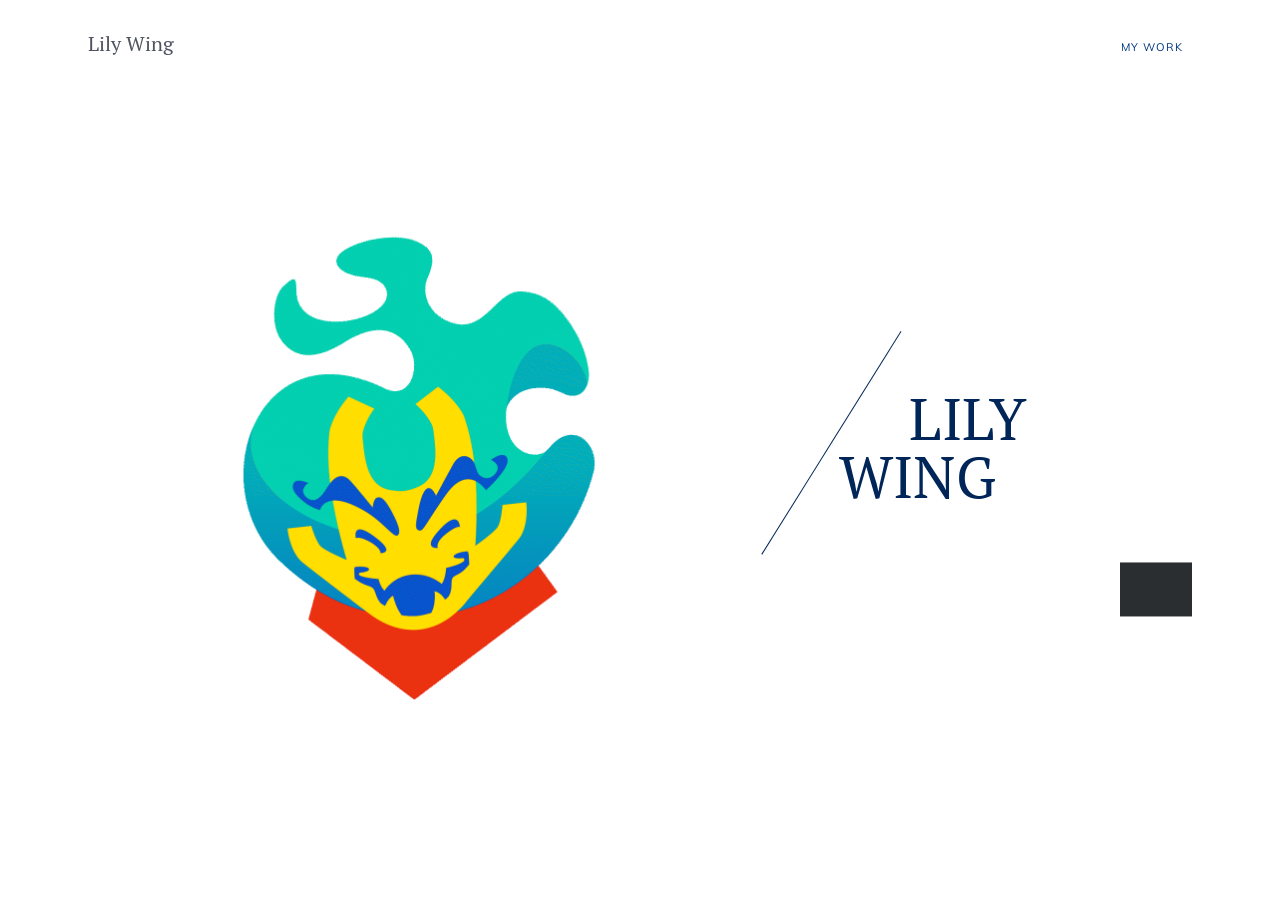
<file: index.html>
<!DOCTYPE html><html lang="en-gb"><head><meta charset="utf-8"><meta http-equiv="X-UA-Compatible" content="IE=edge"><meta name="viewport" content="width=device-width,initial-scale=1"><title>Lily Wing</title><meta name="generator" content="Publii Open-Source CMS for Static Site"><link rel="canonical" href="https://rocketbow.github.io/portfolio/"><link rel="alternate" type="application/atom+xml" href="https://rocketbow.github.io/portfolio/feed.xml" title="Lily Wing - RSS"><link rel="alternate" type="application/json" href="https://rocketbow.github.io/portfolio/feed.json" title="Lily Wing - JSON"><link rel="shortcut icon" href="https://rocketbow.github.io/portfolio/media/website/favicon.png" type="image/png"><link rel="preconnect" href="https://fonts.gstatic.com/" crossorigin><link href="https://fonts.googleapis.com/css?family=PT+Serif:400,700%7CMuli:400,600&amp;display=swap" rel="stylesheet"><link rel="stylesheet" href="https://rocketbow.github.io/portfolio/assets/css/p-slider.css?v=5ac81efd5deb502fc3388d1c572c5e3c"><link rel="stylesheet" href="https://rocketbow.github.io/portfolio/assets/css/style.css?v=746568c3e93d1b2aeeac4ad54425177c"><script type="application/ld+json">{"@context":"http://schema.org","@type":"Organization","name":"Lily Wing","url":"https://rocketbow.github.io/portfolio/","sameAs":["https://www.instagram.com/roe_bow_art","https://vimeo.com/user255353256"]}</script><script>window.addEventListener(
			        'load',
			        function load() {
				        window.removeEventListener('load', load, false);
				         document.body.classList.remove('js-loading');
			         },
			         false);</script><script async src="https://rocketbow.github.io/portfolio/assets/js/lazysizes.min.js?v=300b16f1c14e1537e6b064f464ab33b1"></script></head><body class="js-loading"><div class="container"><header class="js-top"><a class="logo" href="https://rocketbow.github.io/portfolio/">Lily Wing</a><div class="top"><nav class="navbar js-navbar"><button class="navbar__toggle js-navbar__toggle" aria-expanded="false">Menu</button><ul class="navbar__menu"><li class="has-submenu"><span>MY WORK</span><ul class="navbar__submenu"><li><a href="https://rocketbow.github.io/portfolio/2d-animation.html" target="_self">2D ANIMATION</a></li><li><a href="https://rocketbow.github.io/portfolio/illustration.html" target="_self">ILLUSTRATION</a></li></ul></li></ul></nav></div></header><main><div class="slider"><div class="slider__viewport zoomIn"><div class="slider__down"><img src="https://rocketbow.github.io/portfolio/media/posts/1/LogoBounce_fitted_v1.gif" sizes="" srcset="" alt=""></div><div class="slider__up"><div class="slider__txt is-active"><div class="slider__txtwrap"><h1>LILY WING</h1><a href="https://rocketbow.github.io/portfolio/lily-wing-portfolio.html" class="slider__btn"><span class="slider__btn__txt">View project</span> <span class="slider__btn__icon"><svg><use xlink:href="https://rocketbow.github.io/portfolio/assets/svg/svg-map.svg#arrow-next"/></svg></span></a></div></div></div></div><div class="slider-preloader">Do not refresh the page</div></div></main><footer class="footer"><div class="footer__copyright"><p> </p><p> </p></div><div class="footer__social"><a href="https://www.instagram.com/roe_bow_art" aria-label="Instagram"><svg class="icon"><use xlink:href="https://rocketbow.github.io/portfolio/assets/svg/svg-map.svg#instagram"/></svg> </a><a href="https://vimeo.com/user255353256" aria-label="Vimeo"><svg class="icon"><use xlink:href="https://rocketbow.github.io/portfolio/assets/svg/svg-map.svg#vimeo"/></svg></a></div></footer></div><script defer="defer" src="https://rocketbow.github.io/portfolio/assets/js/jquery-3.2.1.slim.min.js?v=5f48fc77cac90c4778fa24ec9c57f37d"></script><script defer="defer" src="https://rocketbow.github.io/portfolio/assets/js/scripts.min.js?v=5977caa3bd6c30eab5c559ded3288d58"></script></body></html>
</file>
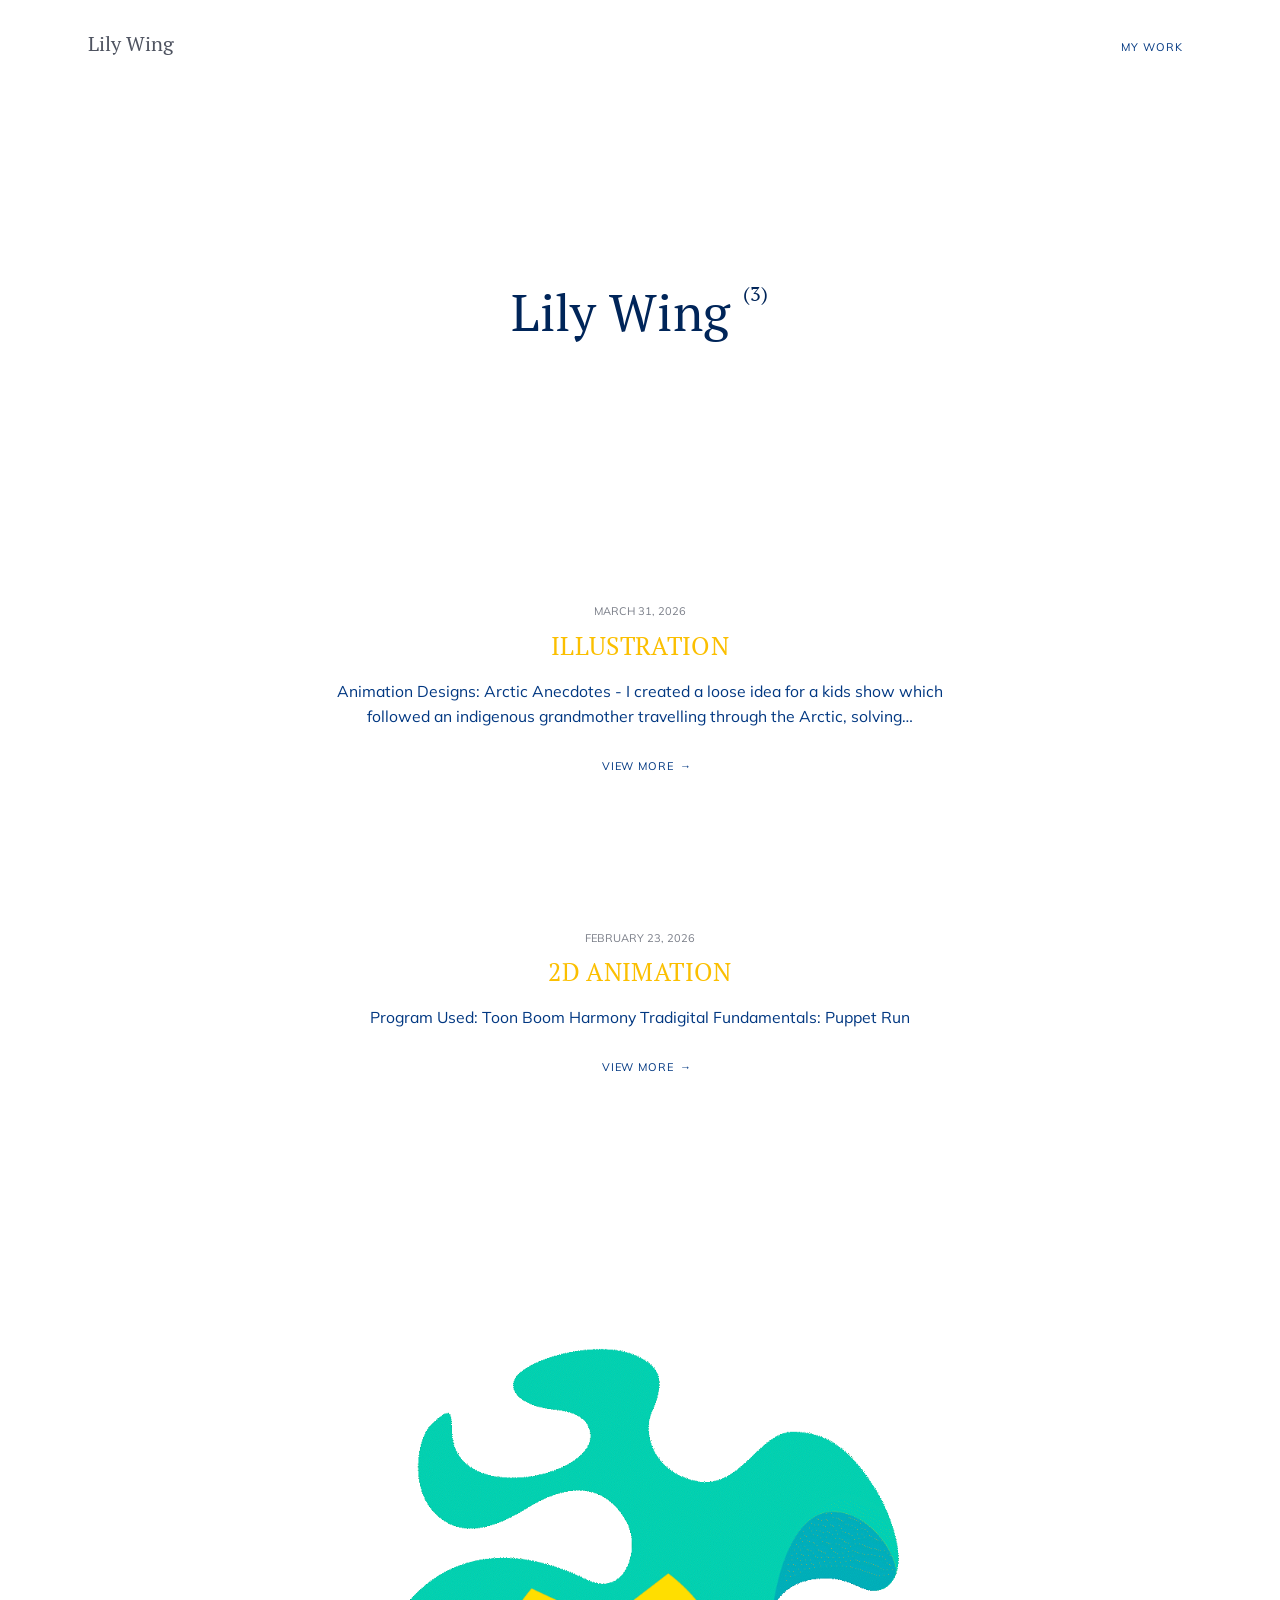
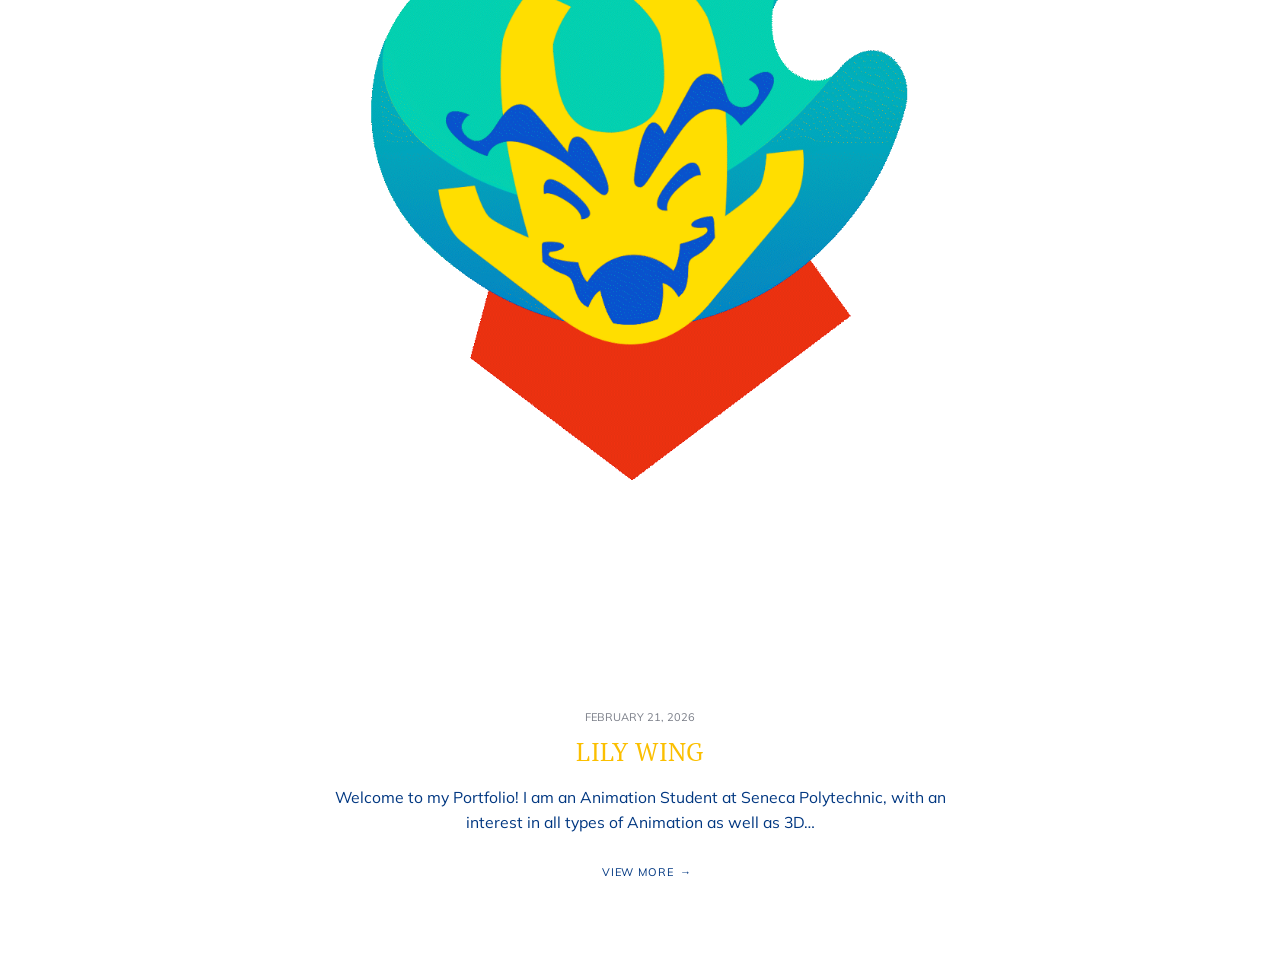
<file: authors/lily-wing/index.html>
<!DOCTYPE html><html lang="en-gb"><head><meta charset="utf-8"><meta http-equiv="X-UA-Compatible" content="IE=edge"><meta name="viewport" content="width=device-width,initial-scale=1"><title>Author: Lily Wing - Lily Wing</title><meta name="robots" content="noindex, follow"><meta name="generator" content="Publii Open-Source CMS for Static Site"><link rel="alternate" type="application/atom+xml" href="https://rocketbow.github.io/portfolio/feed.xml" title="Lily Wing - RSS"><link rel="alternate" type="application/json" href="https://rocketbow.github.io/portfolio/feed.json" title="Lily Wing - JSON"><link rel="shortcut icon" href="https://rocketbow.github.io/portfolio/media/website/favicon.png" type="image/png"><link rel="preconnect" href="https://fonts.gstatic.com/" crossorigin><link href="https://fonts.googleapis.com/css?family=PT+Serif:400,700%7CMuli:400,600&amp;display=swap" rel="stylesheet"><link rel="stylesheet" href="https://rocketbow.github.io/portfolio/assets/css/style.css?v=746568c3e93d1b2aeeac4ad54425177c"><script type="application/ld+json">{"@context":"http://schema.org","@type":"Organization","name":"Lily Wing","url":"https://rocketbow.github.io/portfolio/","sameAs":["https://www.instagram.com/roe_bow_art","https://vimeo.com/user255353256"]}</script><script async src="https://rocketbow.github.io/portfolio/assets/js/lazysizes.min.js?v=300b16f1c14e1537e6b064f464ab33b1"></script></head><body><div class="container"><header class="js-top is-sticky"><a class="logo" href="https://rocketbow.github.io/portfolio/">Lily Wing</a><div class="top"><nav class="navbar js-navbar"><button class="navbar__toggle js-navbar__toggle" aria-expanded="false">Menu</button><ul class="navbar__menu"><li class="has-submenu"><span>MY WORK</span><ul class="navbar__submenu"><li><a href="https://rocketbow.github.io/portfolio/2d-animation.html" target="_self">2D ANIMATION</a></li><li><a href="https://rocketbow.github.io/portfolio/illustration.html" target="_self">ILLUSTRATION</a></li></ul></li></ul></nav></div></header><main><section class="hero hero--author"><header class="hero--author__wrap"><div><h1 class="hero__title hero--author__title">Lily Wing <sup>(3)</sup></h1></div></header></section><div class="category category--normal"><article><figure class="category__image"><a href="https://rocketbow.github.io/portfolio/illustration.html"><img class="lazyload" data-src="" data-srcset="" data-sizes="auto" data-expand="300" height="" width="" alt=""></a></figure><header class="category__header"><p><time datetime="2026-03-31T02:01">March 31, 2026</time></p><h2><a href="https://rocketbow.github.io/portfolio/illustration.html">ILLUSTRATION</a></h2></header><p class="category__entry">Animation Designs: Arctic Anecdotes - I created a loose idea for a kids show which followed an indigenous grandmother travelling through the Arctic, solving&hellip;</p><a href="https://rocketbow.github.io/portfolio/illustration.html" class="category__btn">View more</a></article><article><figure class="category__image"><a href="https://rocketbow.github.io/portfolio/2d-animation.html"><img class="lazyload" data-src="" data-srcset="" data-sizes="auto" data-expand="300" height="" width="" alt=""></a></figure><header class="category__header"><p><time datetime="2026-02-23T18:34">February 23, 2026</time></p><h2><a href="https://rocketbow.github.io/portfolio/2d-animation.html">2D ANIMATION</a></h2></header><p class="category__entry">Program Used: Toon Boom Harmony Tradigital Fundamentals: Puppet Run</p><a href="https://rocketbow.github.io/portfolio/2d-animation.html" class="category__btn">View more</a></article><article><figure class="category__image"><a href="https://rocketbow.github.io/portfolio/lily-wing-portfolio.html"><img class="lazyload" data-src="https://rocketbow.github.io/portfolio/media/posts/1/LogoBounce_fitted_v1.gif" data-srcset="" data-sizes="auto" data-expand="300" height="1450" width="1450" alt=""></a></figure><header class="category__header"><p><time datetime="2026-02-21T15:26">February 21, 2026</time></p><h2><a href="https://rocketbow.github.io/portfolio/lily-wing-portfolio.html">LILY WING</a></h2></header><p class="category__entry">Welcome to my Portfolio! I am an Animation Student at Seneca Polytechnic, with an interest in all types of Animation as well as 3D&hellip;</p><a href="https://rocketbow.github.io/portfolio/lily-wing-portfolio.html" class="category__btn">View more</a></article></div></main><footer class="footer"><div class="footer__copyright"><p> </p><p> </p></div><div class="footer__social"><a href="https://www.instagram.com/roe_bow_art" aria-label="Instagram"><svg class="icon"><use xlink:href="https://rocketbow.github.io/portfolio/assets/svg/svg-map.svg#instagram"/></svg> </a><a href="https://vimeo.com/user255353256" aria-label="Vimeo"><svg class="icon"><use xlink:href="https://rocketbow.github.io/portfolio/assets/svg/svg-map.svg#vimeo"/></svg></a></div></footer></div><script defer="defer" src="https://rocketbow.github.io/portfolio/assets/js/jquery-3.2.1.slim.min.js?v=5f48fc77cac90c4778fa24ec9c57f37d"></script><script defer="defer" src="https://rocketbow.github.io/portfolio/assets/js/scripts.min.js?v=5977caa3bd6c30eab5c559ded3288d58"></script></body></html>
</file>
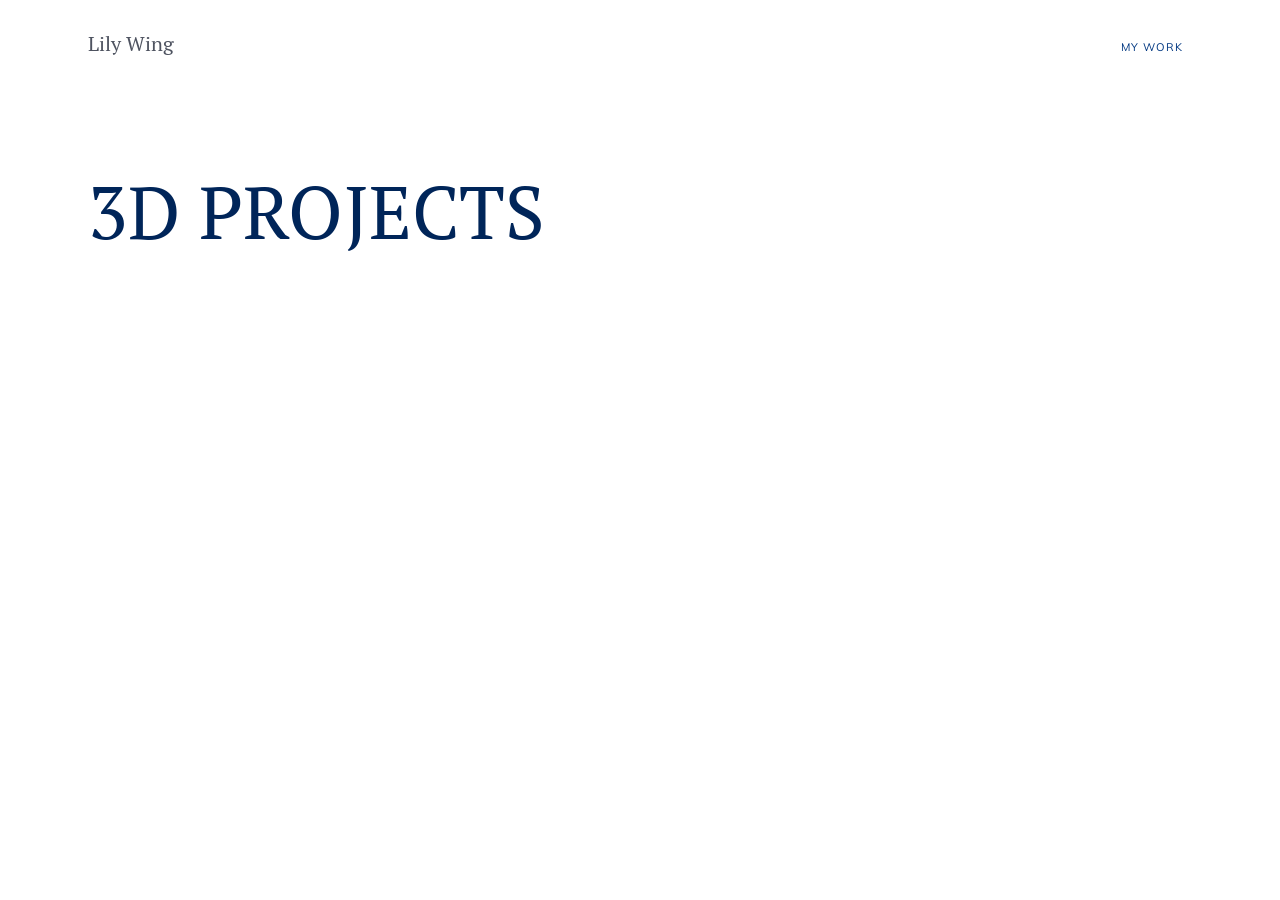
<file: 3d-modelling.html>
<!DOCTYPE html><html lang="en-gb"><head><meta charset="utf-8"><meta http-equiv="X-UA-Compatible" content="IE=edge"><meta name="viewport" content="width=device-width,initial-scale=1"><title>3D PROJECTS - Lily Wing</title><meta name="generator" content="Publii Open-Source CMS for Static Site"><link rel="canonical" href="https://rocketbow.github.io/portfolio/3d-modelling.html"><link rel="alternate" type="application/atom+xml" href="https://rocketbow.github.io/portfolio/feed.xml" title="Lily Wing - RSS"><link rel="alternate" type="application/json" href="https://rocketbow.github.io/portfolio/feed.json" title="Lily Wing - JSON"><link rel="shortcut icon" href="https://rocketbow.github.io/portfolio/media/website/favicon.png" type="image/png"><link rel="preconnect" href="https://fonts.gstatic.com/" crossorigin><link href="https://fonts.googleapis.com/css?family=PT+Serif:400,700%7CMuli:400,600&amp;display=swap" rel="stylesheet"><link rel="stylesheet" href="https://rocketbow.github.io/portfolio/assets/css/style.css?v=746568c3e93d1b2aeeac4ad54425177c"><script type="application/ld+json">{"@context":"http://schema.org","@type":"Article","mainEntityOfPage":{"@type":"WebPage","@id":"https://rocketbow.github.io/portfolio/3d-modelling.html"},"headline":"3D PROJECTS","datePublished":"2026-03-03T18:47-05:00","dateModified":"2026-03-10T21:50-04:00","description":"","author":{"@type":"Person","name":"Lily Wing","url":"https://rocketbow.github.io/portfolio/authors/lily-wing/"},"publisher":{"@type":"Organization","name":"Lily Wing"}}</script><script async src="https://rocketbow.github.io/portfolio/assets/js/lazysizes.min.js?v=300b16f1c14e1537e6b064f464ab33b1"></script></head><body><div class="container"><header class="js-top is-sticky"><a class="logo" href="https://rocketbow.github.io/portfolio/">Lily Wing</a><div class="top"><nav class="navbar js-navbar"><button class="navbar__toggle js-navbar__toggle" aria-expanded="false">Menu</button><ul class="navbar__menu"><li class="has-submenu"><span>MY WORK</span><ul class="navbar__submenu"><li><a href="https://rocketbow.github.io/portfolio/2d-animation.html" target="_self">2D ANIMATION</a></li><li><a href="https://rocketbow.github.io/portfolio/illustration.html" target="_self">ILLUSTRATION</a></li></ul></li></ul></nav></div></header><main class="u-cutting"><article class="post post--with-aside"><header class="post__header"><h1>3D PROJECTS</h1></header><div class="post__entry"></div></article></main><footer class="footer"><div class="footer__copyright"><p> </p><p> </p></div><div class="footer__social"><a href="https://www.instagram.com/roe_bow_art" aria-label="Instagram"><svg class="icon"><use xlink:href="https://rocketbow.github.io/portfolio/assets/svg/svg-map.svg#instagram"/></svg> </a><a href="https://vimeo.com/user255353256" aria-label="Vimeo"><svg class="icon"><use xlink:href="https://rocketbow.github.io/portfolio/assets/svg/svg-map.svg#vimeo"/></svg></a></div></footer></div><script defer="defer" src="https://rocketbow.github.io/portfolio/assets/js/jquery-3.2.1.slim.min.js?v=5f48fc77cac90c4778fa24ec9c57f37d"></script><script defer="defer" src="https://rocketbow.github.io/portfolio/assets/js/scripts.min.js?v=5977caa3bd6c30eab5c559ded3288d58"></script></body></html>
</file>
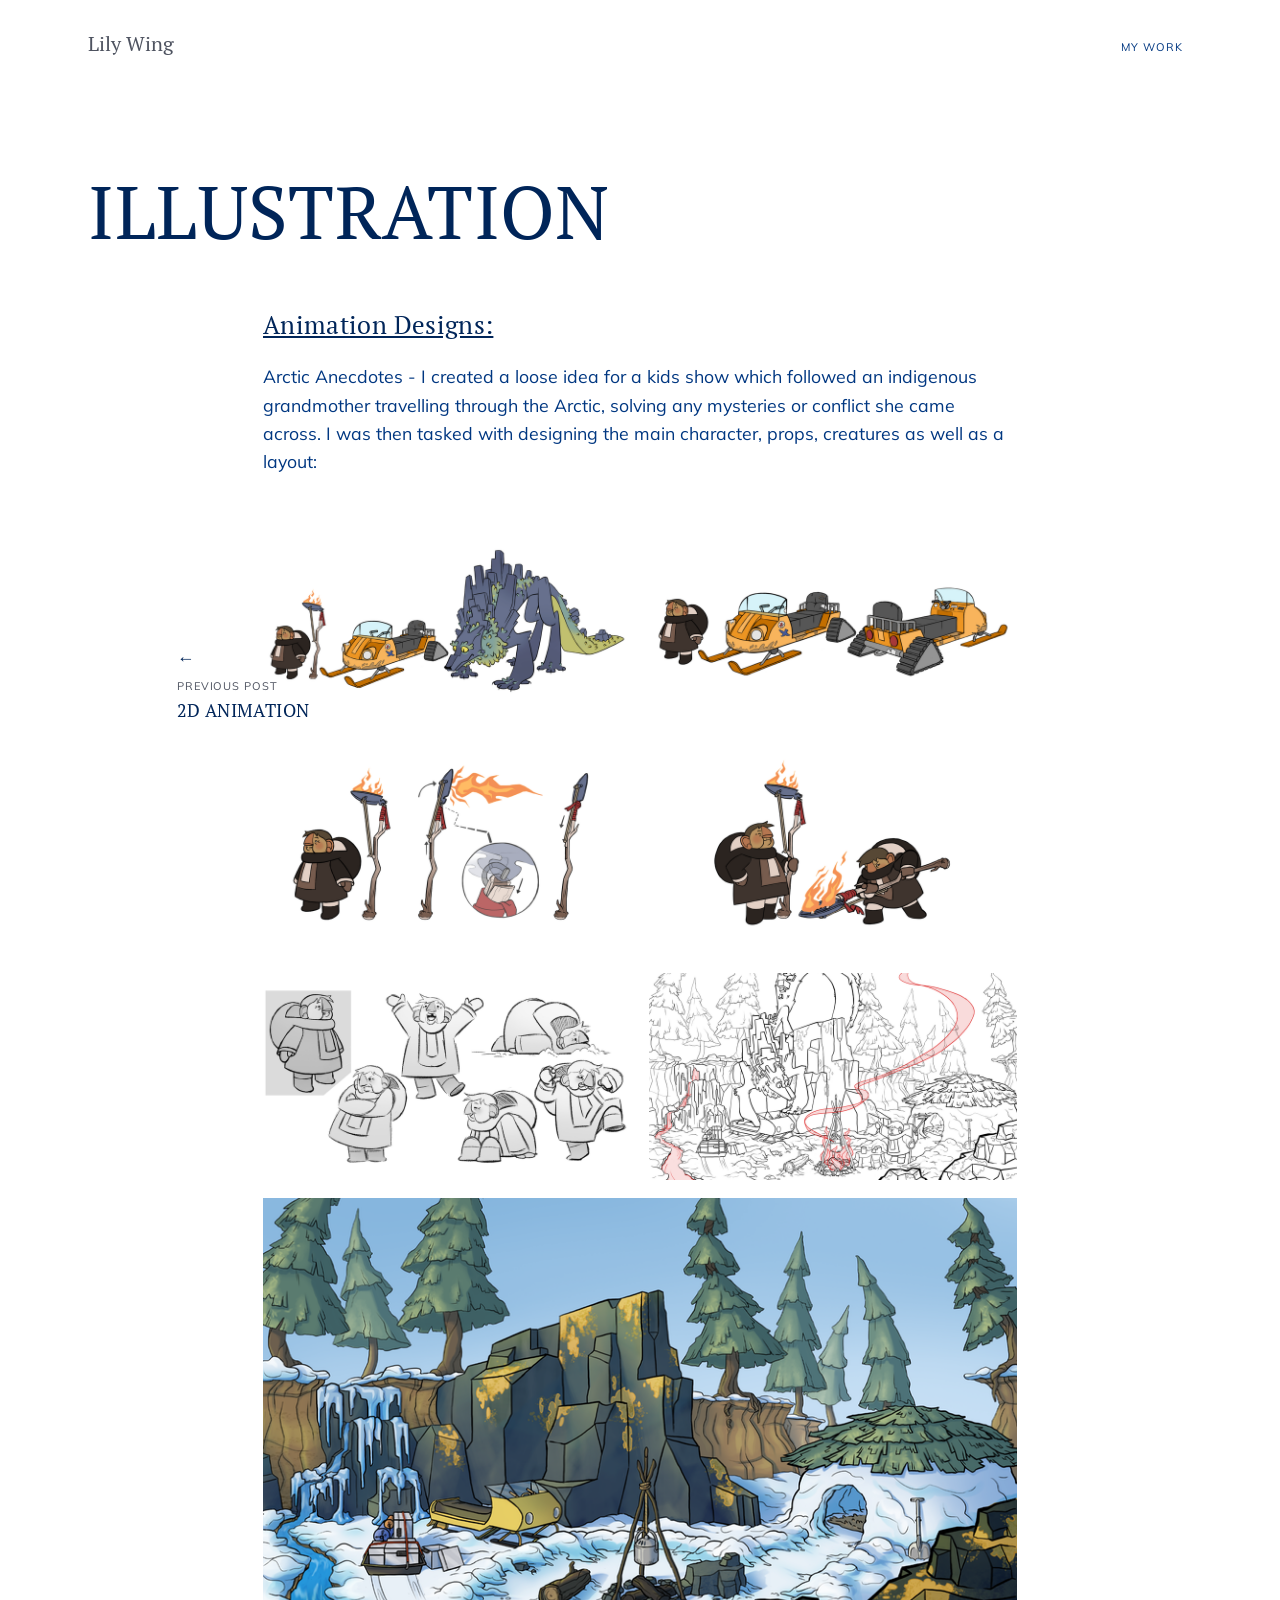
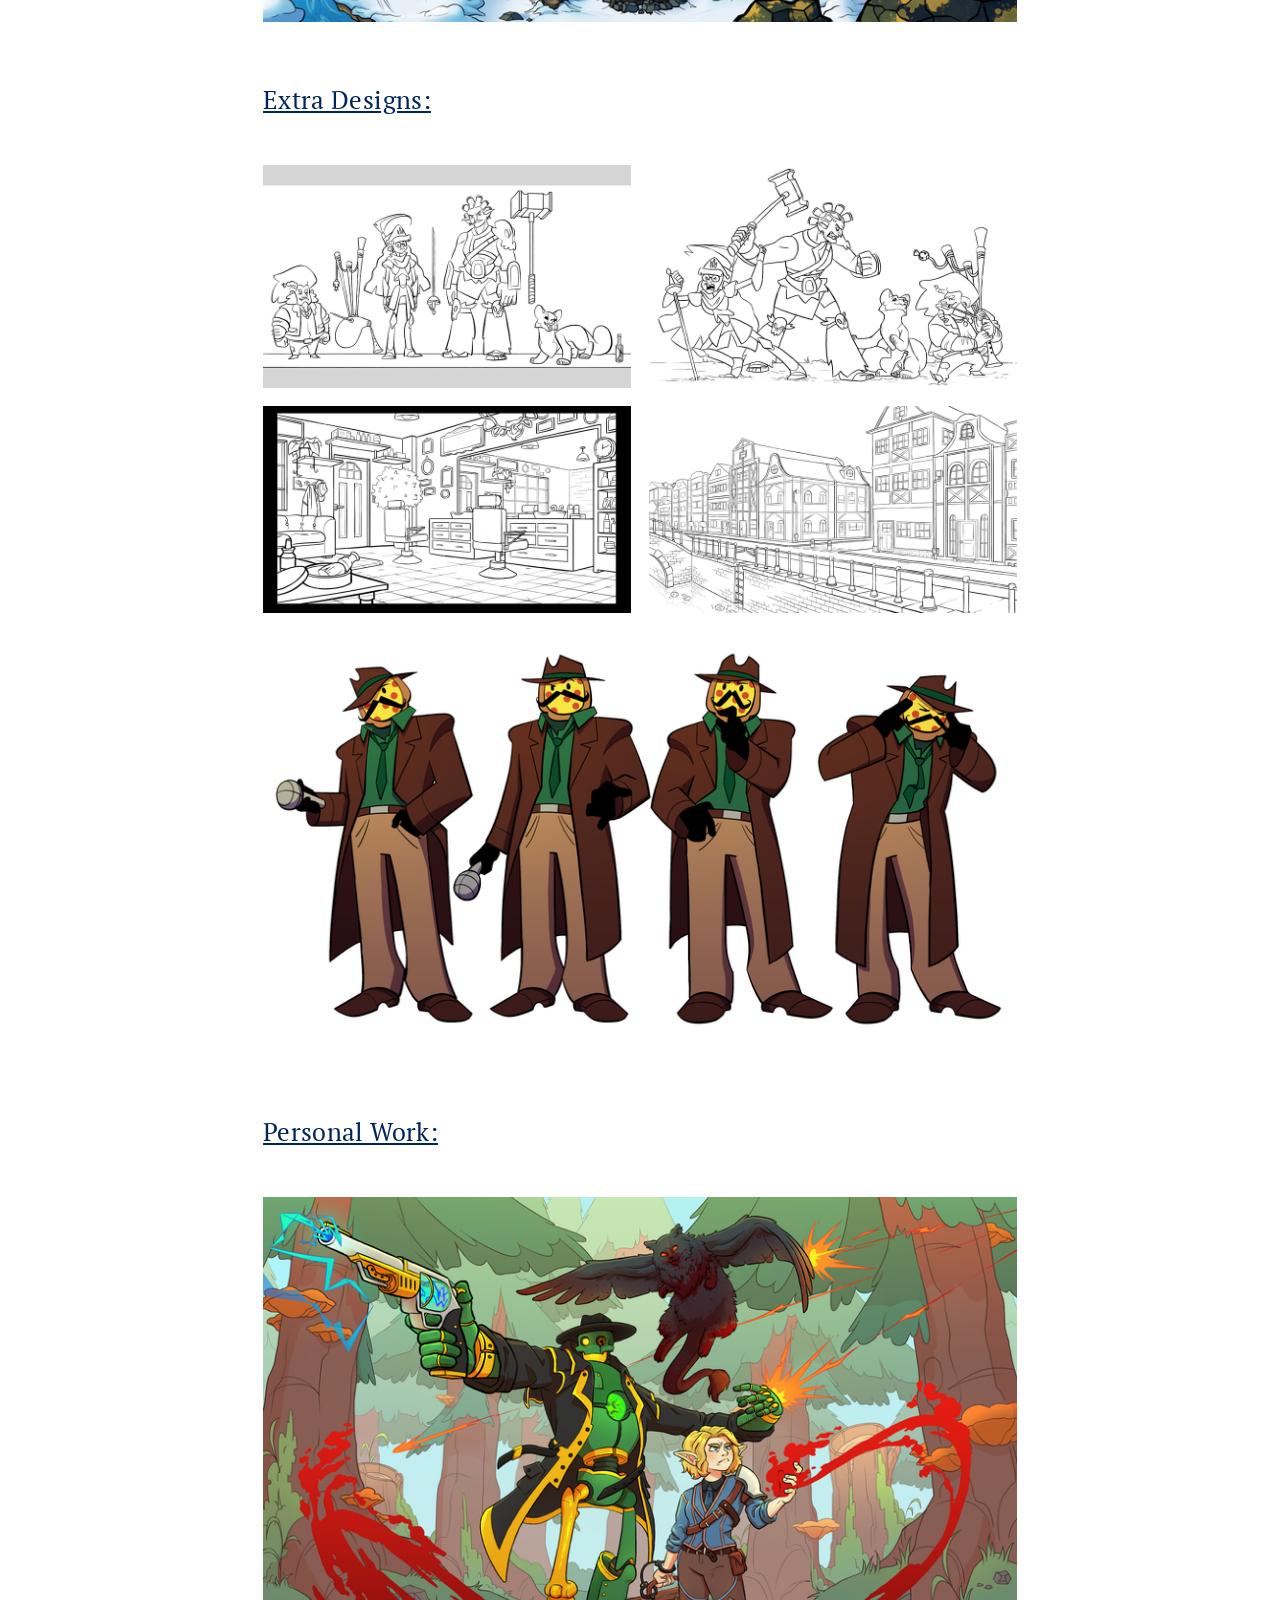
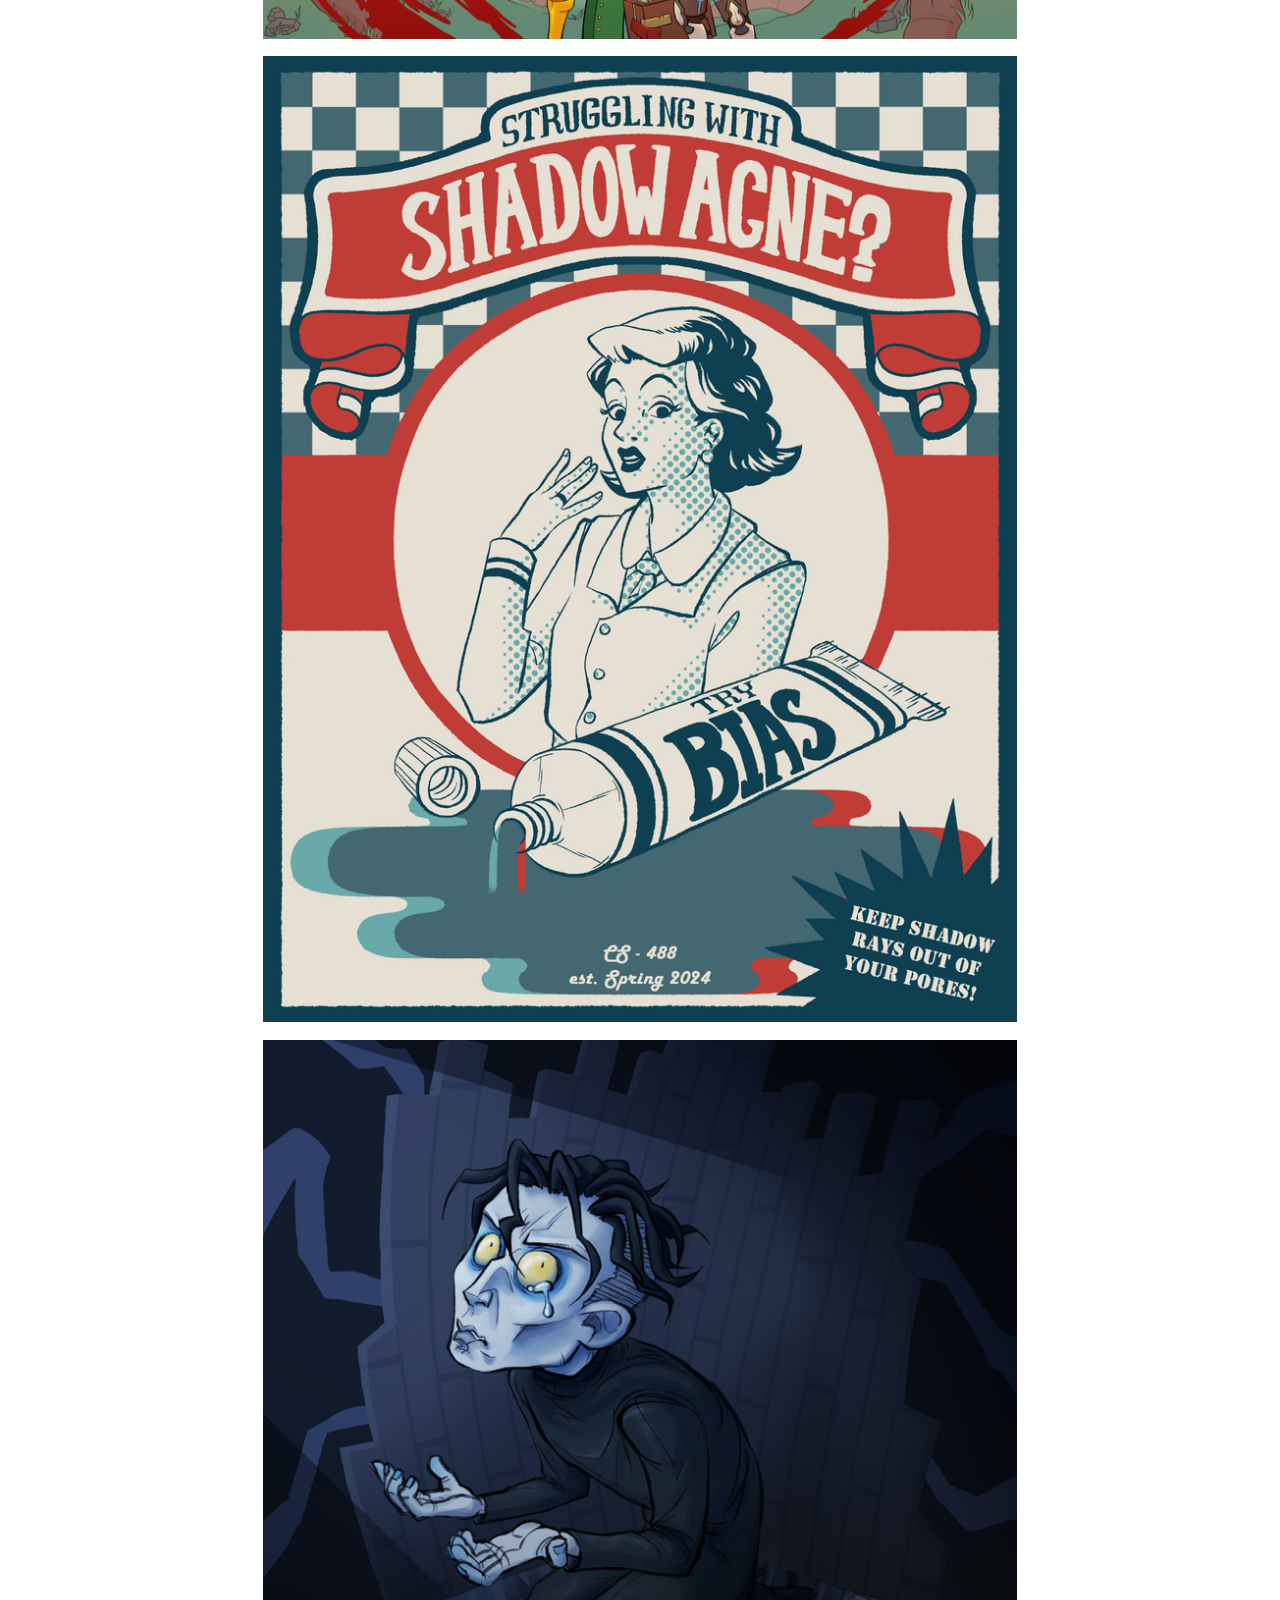
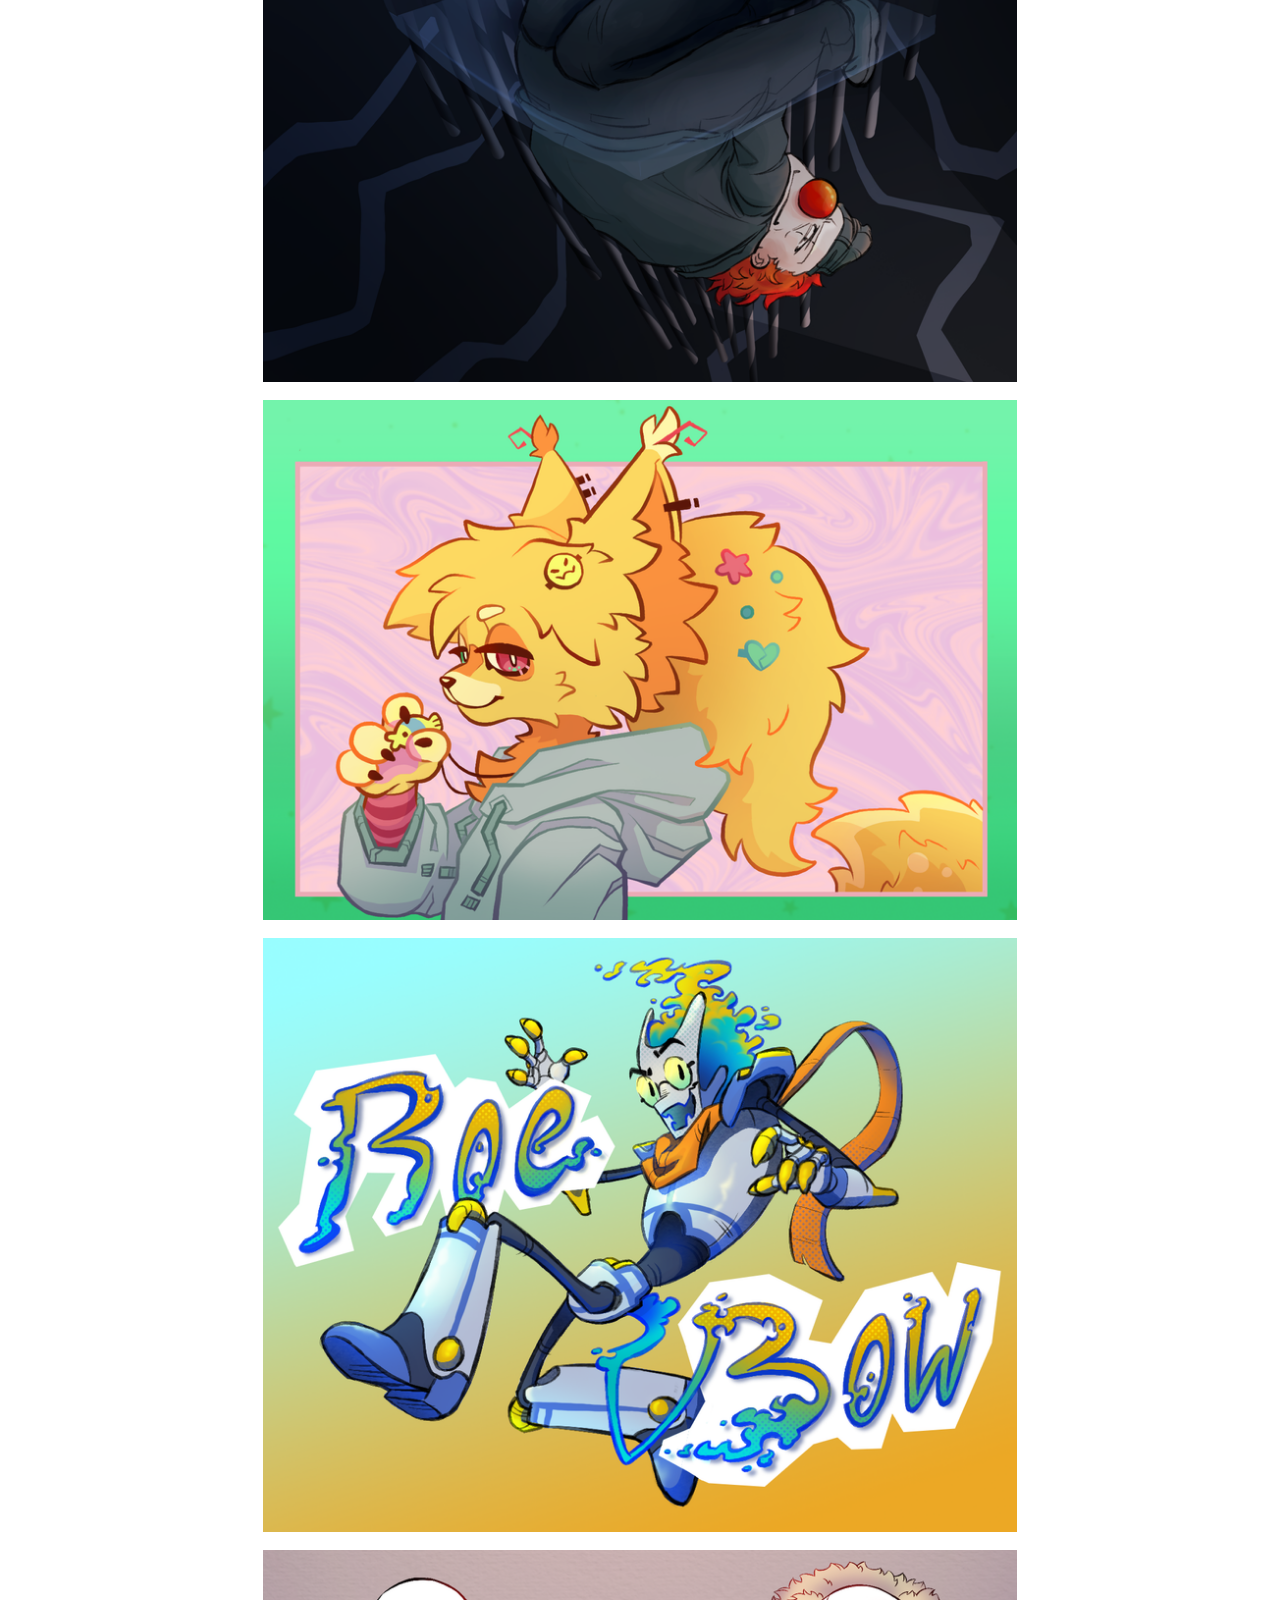
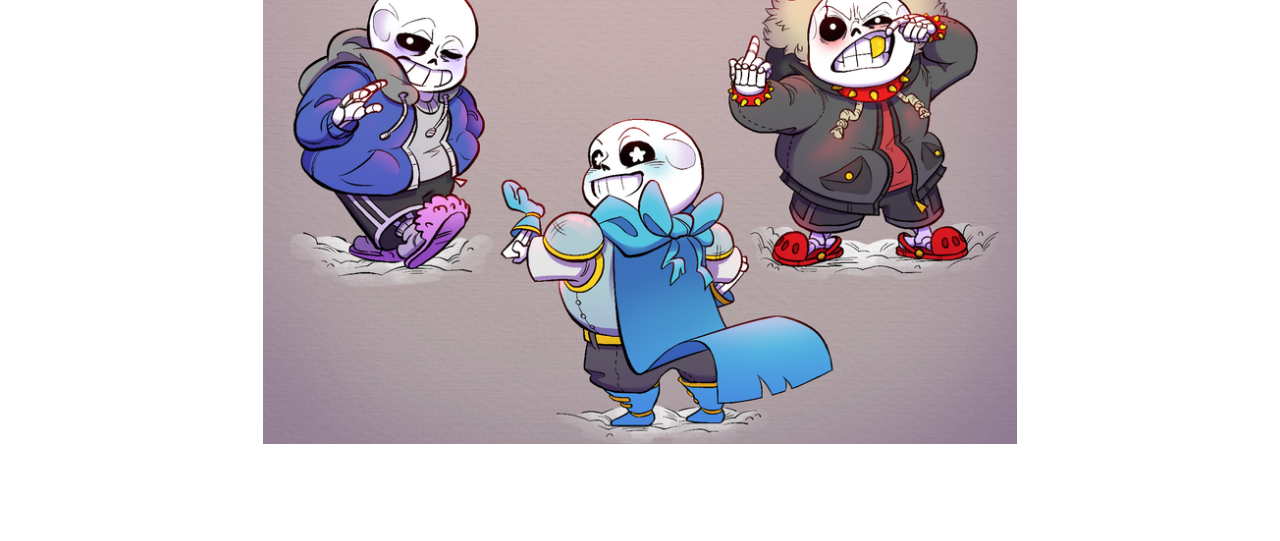
<file: illustration.html>
<!DOCTYPE html><html lang="en-gb"><head><meta charset="utf-8"><meta http-equiv="X-UA-Compatible" content="IE=edge"><meta name="viewport" content="width=device-width,initial-scale=1"><title>ILLUSTRATION - Lily Wing</title><meta name="description" content="Animation Designs: Arctic Anecdotes - I created a loose idea for a kids show which followed an indigenous grandmother travelling through the Arctic, solving&hellip;"><meta name="generator" content="Publii Open-Source CMS for Static Site"><link rel="canonical" href="https://rocketbow.github.io/portfolio/illustration.html"><link rel="alternate" type="application/atom+xml" href="https://rocketbow.github.io/portfolio/feed.xml" title="Lily Wing - RSS"><link rel="alternate" type="application/json" href="https://rocketbow.github.io/portfolio/feed.json" title="Lily Wing - JSON"><link rel="shortcut icon" href="https://rocketbow.github.io/portfolio/media/website/favicon.png" type="image/png"><link rel="preconnect" href="https://fonts.gstatic.com/" crossorigin><link href="https://fonts.googleapis.com/css?family=PT+Serif:400,700%7CMuli:400,600&amp;display=swap" rel="stylesheet"><link rel="stylesheet" href="https://rocketbow.github.io/portfolio/assets/css/style.css?v=746568c3e93d1b2aeeac4ad54425177c"><link rel="stylesheet" href="https://rocketbow.github.io/portfolio/assets/css/photoswipe.css?v=ffb247881cd6f611d007fd4a96b7b16a"><script type="application/ld+json">{"@context":"http://schema.org","@type":"Article","mainEntityOfPage":{"@type":"WebPage","@id":"https://rocketbow.github.io/portfolio/illustration.html"},"headline":"ILLUSTRATION","datePublished":"2026-03-31T02:01-04:00","dateModified":"2026-03-31T03:17-04:00","description":"Animation Designs: Arctic Anecdotes - I created a loose idea for a kids show which followed an indigenous grandmother travelling through the Arctic, solving&hellip;","author":{"@type":"Person","name":"Lily Wing","url":"https://rocketbow.github.io/portfolio/authors/lily-wing/"},"publisher":{"@type":"Organization","name":"Lily Wing"}}</script><script async src="https://rocketbow.github.io/portfolio/assets/js/lazysizes.min.js?v=300b16f1c14e1537e6b064f464ab33b1"></script><style>.pswp--svg .pswp__button,
				          .pswp--svg .pswp__button--arrow--left:before,
				          .pswp--svg .pswp__button--arrow--right:before {
					          background-image: url(https://rocketbow.github.io/portfolio/assets/svg/gallery-icons-dark.svg);
			              }</style></head><body><div class="container"><header class="js-top is-sticky"><a class="logo" href="https://rocketbow.github.io/portfolio/">Lily Wing</a><div class="top"><nav class="navbar js-navbar"><button class="navbar__toggle js-navbar__toggle" aria-expanded="false">Menu</button><ul class="navbar__menu"><li class="active-parent has-submenu"><span>MY WORK</span><ul class="navbar__submenu"><li><a href="https://rocketbow.github.io/portfolio/2d-animation.html" target="_self">2D ANIMATION</a></li><li class="active"><a href="https://rocketbow.github.io/portfolio/illustration.html" target="_self">ILLUSTRATION</a></li></ul></li></ul></nav></div></header><main class="u-cutting"><article class="post"><header class="post__header"><h1>ILLUSTRATION</h1></header><div class="post__entry"><h2><span style="text-decoration: underline;">Animation Designs:</span></h2><p>Arctic Anecdotes - I created a loose idea for a kids show which followed an indigenous grandmother travelling through the Arctic, solving any mysteries or conflict she came across. I was then tasked with designing the main character, props, creatures as well as a layout:</p><div class="gallery-wrapper"><div class="gallery" data-is-empty="false" data-translation="Add images" data-columns="2"><figure class="gallery__item"><a href="https://rocketbow.github.io/portfolio/media/posts/5/gallery/ILLUSTRATION_ArcticLineup.png" data-size="1920x1080"><img loading="lazy" src="https://rocketbow.github.io/portfolio/media/posts/5/gallery/ILLUSTRATION_ArcticLineup-thumbnail.png" alt="Arctic Anecdotes Lineup" width="768" height="432"></a><figcaption>Arctic Anecdotes Lineup</figcaption></figure><figure class="gallery__item"><a href="https://rocketbow.github.io/portfolio/media/posts/5/gallery/ILLUSTRATION_ArcticVehicle.png" data-size="1920x1080"><img loading="lazy" src="https://rocketbow.github.io/portfolio/media/posts/5/gallery/ILLUSTRATION_ArcticVehicle-thumbnail.png" alt="Arctic Anecdotes Vehicle" width="768" height="432"></a><figcaption>Arctic Anecdotes Vehicle</figcaption></figure><figure class="gallery__item"><a href="https://rocketbow.github.io/portfolio/media/posts/5/gallery/ILLUSTRATION_ArcticProp.png" data-size="1920x1080"><img loading="lazy" src="https://rocketbow.github.io/portfolio/media/posts/5/gallery/ILLUSTRATION_ArcticProp-thumbnail.png" alt="Arctic Anecdotes Prop" width="768" height="432"></a><figcaption>Arctic Anecdotes Prop</figcaption></figure><figure class="gallery__item"><a href="https://rocketbow.github.io/portfolio/media/posts/5/gallery/ILLUSTRATION_ArcticPropPose.png" data-size="1920x1080"><img loading="lazy" src="https://rocketbow.github.io/portfolio/media/posts/5/gallery/ILLUSTRATION_ArcticPropPose-thumbnail.png" alt="Arctic Anecdotes Prop Posing" width="768" height="432"></a><figcaption>Arctic Anecdotes Prop Posing</figcaption></figure><figure class="gallery__item"><a href="https://rocketbow.github.io/portfolio/media/posts/5/gallery/ILLUSTRATION_ArcticPoses.png" data-size="1920x1080"><img loading="lazy" src="https://rocketbow.github.io/portfolio/media/posts/5/gallery/ILLUSTRATION_ArcticPoses-thumbnail.png" alt="Arctic Anecdotes Character Posing" width="768" height="432"></a><figcaption>Arctic Anecdotes Character Posing</figcaption></figure><figure class="gallery__item"><a href="https://rocketbow.github.io/portfolio/media/posts/5/gallery/ILLUSTRATION_ArcticLayoutComp.png" data-size="4800x2700"><img loading="lazy" src="https://rocketbow.github.io/portfolio/media/posts/5/gallery/ILLUSTRATION_ArcticLayoutComp-thumbnail.png" alt="Arctic Anecdotes Layout Composition" width="768" height="432"></a><figcaption>Arctic Anecdotes Layout Composition</figcaption></figure><figure class="gallery__item"><a href="https://rocketbow.github.io/portfolio/media/posts/5/gallery/ILLUSTRATION_ArcticLayout.png" data-size="1920x1080"><img loading="lazy" src="https://rocketbow.github.io/portfolio/media/posts/5/gallery/ILLUSTRATION_ArcticLayout-thumbnail.png" alt="Arctic Anecdotes Layout Painting" width="768" height="432"></a><figcaption>Arctic Anecdotes Layout Painting</figcaption></figure></div></div><h2><span style="text-decoration: underline;">Extra Designs:</span></h2><div class="gallery-wrapper"><div class="gallery" data-is-empty="false" data-translation="Add images" data-columns="2"><figure class="gallery__item"><a href="https://rocketbow.github.io/portfolio/media/posts/5/gallery/ILLUSTRATION_DnDLineup.png" data-size="4200x2550"><img loading="lazy" src="https://rocketbow.github.io/portfolio/media/posts/5/gallery/ILLUSTRATION_DnDLineup-thumbnail.png" alt="DnD Character Lineup" width="768" height="466"></a><figcaption>DnD Character Lineup</figcaption></figure><figure class="gallery__item"><a href="https://rocketbow.github.io/portfolio/media/posts/5/gallery/ILLUSTRATION_DnDPosing.png" data-size="4200x2550"><img loading="lazy" src="https://rocketbow.github.io/portfolio/media/posts/5/gallery/ILLUSTRATION_DnDPosing-thumbnail.png" alt="DnD Character Posing" width="768" height="466"></a><figcaption>DnD Character Posing</figcaption></figure><figure class="gallery__item"><a href="https://rocketbow.github.io/portfolio/media/posts/5/gallery/ILLUSTRATION_Barbershop.png" data-size="1920x1080"><img loading="lazy" src="https://rocketbow.github.io/portfolio/media/posts/5/gallery/ILLUSTRATION_Barbershop-thumbnail.png" alt="Barbershop Layout" width="768" height="432"></a><figcaption>Barbershop Layout</figcaption></figure><figure class="gallery__item"><a href="https://rocketbow.github.io/portfolio/media/posts/5/gallery/ILLUSTRATION_Street.png" data-size="1920x1080"><img loading="lazy" src="https://rocketbow.github.io/portfolio/media/posts/5/gallery/ILLUSTRATION_Street-thumbnail.png" alt="Street Layout" width="768" height="432"></a><figcaption>Street Layout</figcaption></figure><figure class="gallery__item"><a href="https://rocketbow.github.io/portfolio/media/posts/5/gallery/Eric_PNGtuber_v1.png" data-size="3200x1800"><img loading="lazy" src="https://rocketbow.github.io/portfolio/media/posts/5/gallery/Eric_PNGtuber_v1-thumbnail.png" alt="Pizza Character Posing" width="768" height="432"></a><figcaption>Pizza Character Posing</figcaption></figure></div></div><h2><span style="text-decoration: underline;">Personal Work:</span></h2><div class="gallery-wrapper"><div class="gallery" data-is-empty="false" data-translation="Add images" data-columns="1"><figure class="gallery__item"><a href="https://rocketbow.github.io/portfolio/media/posts/5/gallery/DnDCom.png" data-size="3690x2160"><img loading="lazy" src="https://rocketbow.github.io/portfolio/media/posts/5/gallery/DnDCom-thumbnail.png" alt="DnD Commission" width="768" height="450"></a><figcaption>DnD Commission</figcaption></figure><figure class="gallery__item"><a href="https://rocketbow.github.io/portfolio/media/posts/5/gallery/Shadow-Acne-V3.png" data-size="2118x2715"><img loading="lazy" src="https://rocketbow.github.io/portfolio/media/posts/5/gallery/Shadow-Acne-V3-thumbnail.png" alt="T-Shirt Design" width="768" height="984"></a><figcaption>T-Shirt Design</figcaption></figure><figure class="gallery__item"><a href="https://rocketbow.github.io/portfolio/media/posts/5/gallery/BigTop_fanart_1.png" data-size="2400x3000"><img loading="lazy" src="https://rocketbow.github.io/portfolio/media/posts/5/gallery/BigTop_fanart_1-thumbnail.png" alt="Bigtop Burger Fanart" width="768" height="960"></a><figcaption>Bigtop Burger Fanart</figcaption></figure><figure class="gallery__item"><a href="https://rocketbow.github.io/portfolio/media/posts/5/gallery/furry-profile.png" data-size="1526x1053"><img loading="lazy" src="https://rocketbow.github.io/portfolio/media/posts/5/gallery/furry-profile-thumbnail.png" alt="Cat Character Card" width="768" height="530"></a><figcaption>Cat Character Card</figcaption></figure><figure class="gallery__item"><a href="https://rocketbow.github.io/portfolio/media/posts/5/gallery/RoeBow2.png" data-size="1200x945"><img loading="lazy" src="https://rocketbow.github.io/portfolio/media/posts/5/gallery/RoeBow2-thumbnail.png" alt="RoeBow Character Card" width="768" height="605"></a><figcaption>RoeBow Character Card</figcaption></figure><figure class="gallery__item"><a href="https://rocketbow.github.io/portfolio/media/posts/5/gallery/RoeBow_Sketch_Sans.png" data-size="1575x1032"><img loading="lazy" src="https://rocketbow.github.io/portfolio/media/posts/5/gallery/RoeBow_Sketch_Sans-thumbnail.png" alt="Sans Fanart" width="768" height="503"></a><figcaption>Sans Fanart</figcaption></figure></div></div></div></article><nav class="post-nav"><div class="post-nav__prev"><a href="https://rocketbow.github.io/portfolio/2d-animation.html" rel="prev" class="post-nav__link">Previous Post<h5>2D ANIMATION</h5></a></div></nav></main><footer class="footer"><div class="footer__copyright"><p> </p><p> </p></div><div class="footer__social"><a href="https://www.instagram.com/roe_bow_art" aria-label="Instagram"><svg class="icon"><use xlink:href="https://rocketbow.github.io/portfolio/assets/svg/svg-map.svg#instagram"/></svg> </a><a href="https://vimeo.com/user255353256" aria-label="Vimeo"><svg class="icon"><use xlink:href="https://rocketbow.github.io/portfolio/assets/svg/svg-map.svg#vimeo"/></svg></a></div></footer></div><script defer="defer" src="https://rocketbow.github.io/portfolio/assets/js/jquery-3.2.1.slim.min.js?v=5f48fc77cac90c4778fa24ec9c57f37d"></script><script defer="defer" src="https://rocketbow.github.io/portfolio/assets/js/scripts.min.js?v=5977caa3bd6c30eab5c559ded3288d58"></script><script defer="defer" src="https://rocketbow.github.io/portfolio/assets/js/photoswipe.min.js?v=90d5a5ff4789f25f79840f95fc089c0e"></script><script defer="defer" src="https://rocketbow.github.io/portfolio/assets/js/photoswipe-ui-default.min.js?v=c061a13816b98ce8c8a7ffb2e62dc403"></script><script>var initPhotoSwipeFromDOM=function(gallerySelector){var parseThumbnailElements=function(el){var thumbElements=el.childNodes,numNodes=thumbElements.length,items=[],figureEl,linkEl,size,item;for(var i=0;i<numNodes;i++){figureEl=thumbElements[i];if(figureEl.nodeType!==1){continue;}
                linkEl=figureEl.children[0];size=linkEl.getAttribute('data-size').split('x');item={src:linkEl.getAttribute('href'),w:parseInt(size[0],10),h:parseInt(size[1],10)};if(figureEl.children.length>1){item.title=figureEl.children[1].innerHTML;}
                if(linkEl.children.length>0){item.msrc=linkEl.children[0].getAttribute('src');}
                item.el=figureEl;items.push(item);}
                return items;};var closest=function closest(el,fn){return el&&(fn(el)?el:closest(el.parentNode,fn));};var onThumbnailsClick=function(e){e=e||window.event;e.preventDefault?e.preventDefault():e.returnValue=false;var eTarget=e.target||e.srcElement;var clickedListItem=closest(eTarget,function(el){return(el.tagName&&el.tagName.toUpperCase()==='FIGURE');});if(!clickedListItem){return;}
                var clickedGallery=clickedListItem.parentNode,childNodes=clickedListItem.parentNode.childNodes,numChildNodes=childNodes.length,nodeIndex=0,index;for(var i=0;i<numChildNodes;i++){if(childNodes[i].nodeType!==1){continue;}
                if(childNodes[i]===clickedListItem){index=nodeIndex;break;}
                nodeIndex++;}
                if(index>=0){openPhotoSwipe(index,clickedGallery);}
                return false;};var photoswipeParseHash=function(){var hash=window.location.hash.substring(1),params={};if(hash.length<5){return params;}
                var vars=hash.split('&');for(var i=0;i<vars.length;i++){if(!vars[i]){continue;}
                var pair=vars[i].split('=');if(pair.length<2){continue;}
                params[pair[0]]=pair[1];}
                if(params.gid){params.gid=parseInt(params.gid,10);}
                return params;};var openPhotoSwipe=function(index,galleryElement,disableAnimation,fromURL){var pswpElement=document.querySelectorAll('.pswp')[0],gallery,options,items;items=parseThumbnailElements(galleryElement);options={galleryUID:galleryElement.getAttribute('data-pswp-uid'),getThumbBoundsFn:function(index){var thumbnail=items[index].el.getElementsByTagName('img')[0],pageYScroll=window.pageYOffset||document.documentElement.scrollTop,rect=thumbnail.getBoundingClientRect();return{x:rect.left,y:rect.top+pageYScroll,w:rect.width};},
                mainClass:'pswp--light',
                preload: [1,2],
                hideAnimationDuration:200,
                showAnimationDuration:0,
                bgOpacity: 0.94,
                showHideOpacity:true,
                closeOnScroll: true,
                arrowKeys: true,
                closeEl: true,
                captionEl: true,
                fullscreenEl: true,
                zoomEl: true,
                shareEl: true,
                counterEl: true,
                arrowEl: true,
                preloaderEl: true
                };if(fromURL){if(options.galleryPIDs){for(var j=0;j<items.length;j++){if(items[j].pid==index){options.index=j;break;}}}else{options.index=parseInt(index,10)-1;}}else{options.index=parseInt(index,10);}
                if(isNaN(options.index)){return;}
                if(disableAnimation){options.showAnimationDuration=0;}
                gallery=new PhotoSwipe(pswpElement,PhotoSwipeUI_Default,items,options);gallery.init();gallery.options.escKey=true;};var galleryElements=document.querySelectorAll(gallerySelector);for(var i=0,l=galleryElements.length;i<l;i++){galleryElements[i].setAttribute('data-pswp-uid',i+1);galleryElements[i].onclick=onThumbnailsClick;}
                var hashData=photoswipeParseHash();if(hashData.pid&&hashData.gid){openPhotoSwipe(hashData.pid,galleryElements[hashData.gid-1],true,true);}};initPhotoSwipeFromDOM('.gallery');</script><div class="pswp" tabindex="-1" role="dialog" aria-hidden="true"><div class="pswp__bg"></div><div class="pswp__scroll-wrap"><div class="pswp__container"><div class="pswp__item"></div><div class="pswp__item"></div><div class="pswp__item"></div></div><div class="pswp__ui pswp__ui--hidden"><div class="pswp__top-bar"><div class="pswp__counter"></div><button class="pswp__button pswp__button--close" title="Close (Esc)"></button> <button class="pswp__button pswp__button--share" title="Share"></button> <button class="pswp__button pswp__button--fs" title="Toggle fullscreen"></button> <button class="pswp__button pswp__button--zoom" title="Zoom in/out"></button><div class="pswp__preloader"><div class="pswp__preloader__icn"><div class="pswp__preloader__cut"><div class="pswp__preloader__donut"></div></div></div></div></div><div class="pswp__share-modal pswp__share-modal--hidden pswp__single-tap"><div class="pswp__share-tooltip"></div></div><button class="pswp__button pswp__button--arrow--left" title="Previous (arrow left)"></button> <button class="pswp__button pswp__button--arrow--right" title="Next (arrow right)"></button><div class="pswp__caption"><div class="pswp__caption__center"></div></div></div></div></div></body></html>
</file>
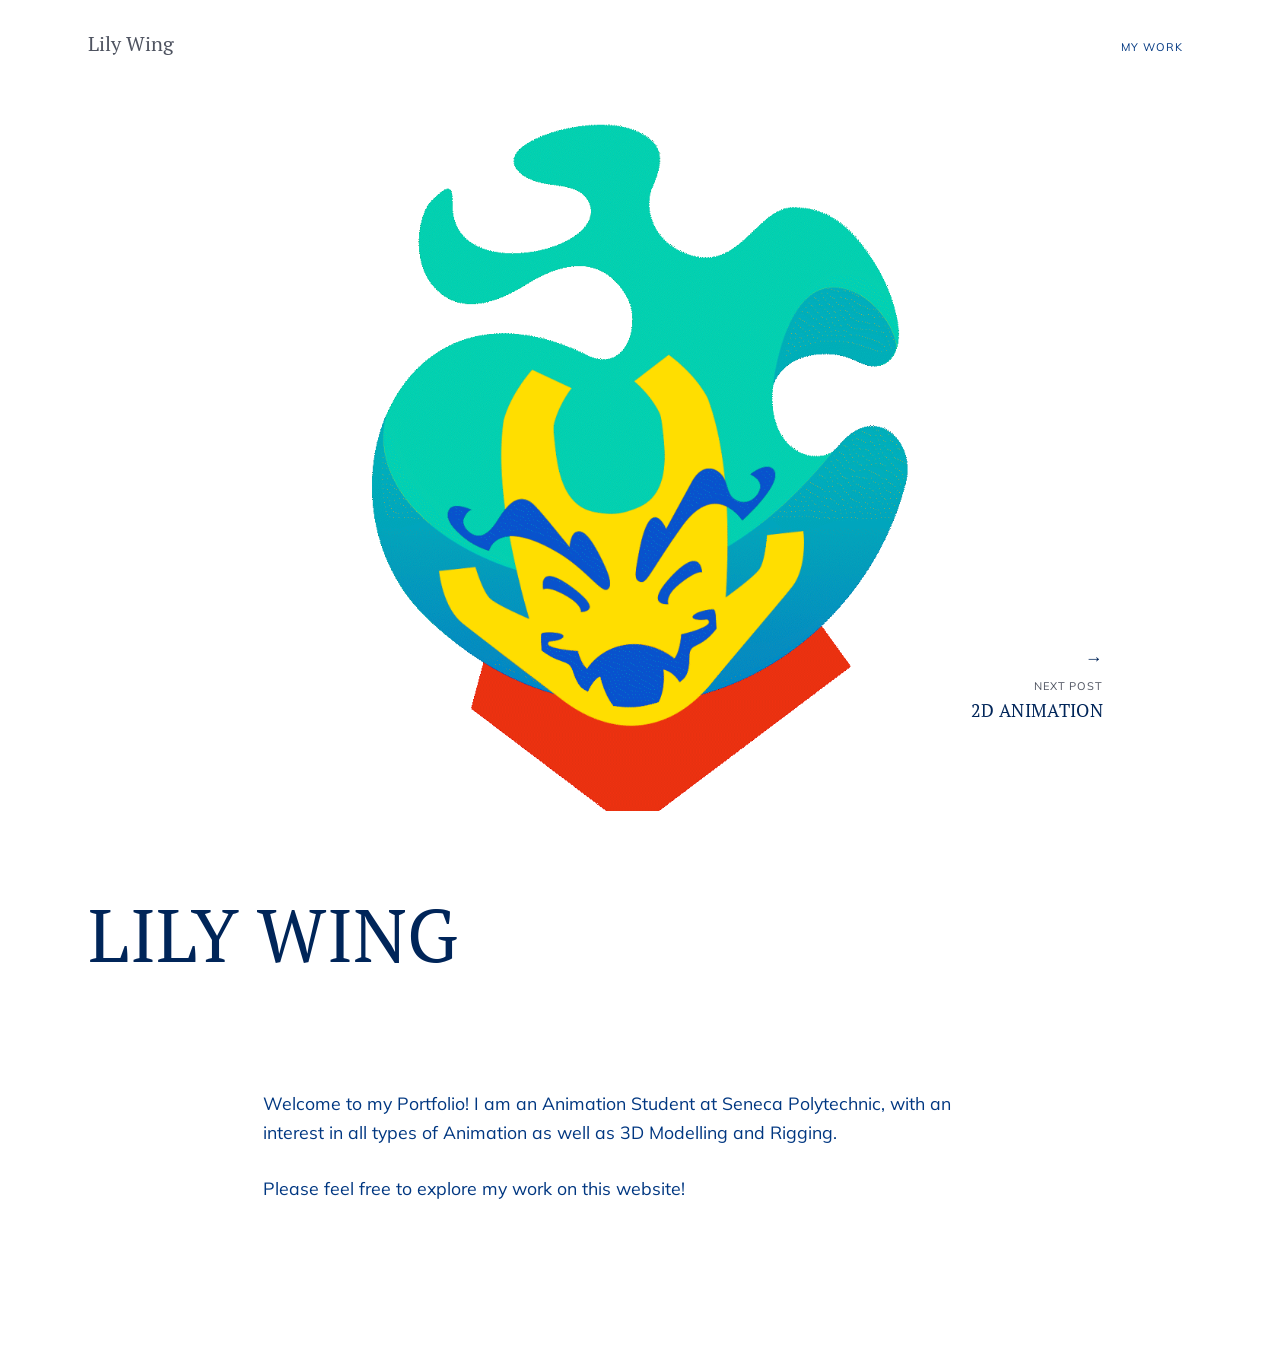
<file: lily-wing-portfolio.html>
<!DOCTYPE html><html lang="en-gb"><head><meta charset="utf-8"><meta http-equiv="X-UA-Compatible" content="IE=edge"><meta name="viewport" content="width=device-width,initial-scale=1"><title>LILY WING - Lily Wing</title><meta name="description" content="Welcome to my Portfolio! I am an Animation Student at Seneca Polytechnic, with an interest in all types of Animation as well as 3D&hellip;"><meta name="generator" content="Publii Open-Source CMS for Static Site"><link rel="canonical" href="https://rocketbow.github.io/portfolio/lily-wing-portfolio.html"><link rel="alternate" type="application/atom+xml" href="https://rocketbow.github.io/portfolio/feed.xml" title="Lily Wing - RSS"><link rel="alternate" type="application/json" href="https://rocketbow.github.io/portfolio/feed.json" title="Lily Wing - JSON"><link rel="shortcut icon" href="https://rocketbow.github.io/portfolio/media/website/favicon.png" type="image/png"><link rel="preconnect" href="https://fonts.gstatic.com/" crossorigin><link href="https://fonts.googleapis.com/css?family=PT+Serif:400,700%7CMuli:400,600&amp;display=swap" rel="stylesheet"><link rel="stylesheet" href="https://rocketbow.github.io/portfolio/assets/css/style.css?v=746568c3e93d1b2aeeac4ad54425177c"><script type="application/ld+json">{"@context":"http://schema.org","@type":"Article","mainEntityOfPage":{"@type":"WebPage","@id":"https://rocketbow.github.io/portfolio/lily-wing-portfolio.html"},"headline":"LILY WING","datePublished":"2026-02-21T15:26-05:00","dateModified":"2026-03-31T03:19-04:00","image":{"@type":"ImageObject","url":"https://rocketbow.github.io/portfolio/media/posts/1/LogoBounce_fitted_v1.gif","height":1450,"width":1450},"description":"Welcome to my Portfolio! I am an Animation Student at Seneca Polytechnic, with an interest in all types of Animation as well as 3D&hellip;","author":{"@type":"Person","name":"Lily Wing","url":"https://rocketbow.github.io/portfolio/authors/lily-wing/"},"publisher":{"@type":"Organization","name":"Lily Wing"}}</script><script async src="https://rocketbow.github.io/portfolio/assets/js/lazysizes.min.js?v=300b16f1c14e1537e6b064f464ab33b1"></script></head><body><div class="container"><header class="js-top is-sticky"><a class="logo" href="https://rocketbow.github.io/portfolio/">Lily Wing</a><div class="top"><nav class="navbar js-navbar"><button class="navbar__toggle js-navbar__toggle" aria-expanded="false">Menu</button><ul class="navbar__menu"><li class="has-submenu"><span>MY WORK</span><ul class="navbar__submenu"><li><a href="https://rocketbow.github.io/portfolio/2d-animation.html" target="_self">2D ANIMATION</a></li><li><a href="https://rocketbow.github.io/portfolio/illustration.html" target="_self">ILLUSTRATION</a></li></ul></li></ul></nav></div></header><main class="u-cutting"><article class="post"><div class="post__featured-image post__image--full"><img class="lazyload" data-src="https://rocketbow.github.io/portfolio/media/posts/1/LogoBounce_fitted_v1.gif" data-srcset="" data-sizes="auto" height="1450" width="1450" alt=""></div><header class="post__header"><h1>LILY WING</h1></header><div class="post__entry"><p> </p><p>Welcome to my Portfolio! I am an Animation Student at Seneca Polytechnic, with an interest in all types of Animation as well as 3D Modelling and Rigging.<br><br>Please feel free to explore my work on this website!</p><p> </p></div></article><nav class="post-nav"><div class="post-nav__next"><a href="https://rocketbow.github.io/portfolio/2d-animation.html" rel="next" class="post-nav__link">Next Post<h5>2D ANIMATION</h5></a></div></nav></main><footer class="footer"><div class="footer__copyright"><p> </p><p> </p></div><div class="footer__social"><a href="https://www.instagram.com/roe_bow_art" aria-label="Instagram"><svg class="icon"><use xlink:href="https://rocketbow.github.io/portfolio/assets/svg/svg-map.svg#instagram"/></svg> </a><a href="https://vimeo.com/user255353256" aria-label="Vimeo"><svg class="icon"><use xlink:href="https://rocketbow.github.io/portfolio/assets/svg/svg-map.svg#vimeo"/></svg></a></div></footer></div><script defer="defer" src="https://rocketbow.github.io/portfolio/assets/js/jquery-3.2.1.slim.min.js?v=5f48fc77cac90c4778fa24ec9c57f37d"></script><script defer="defer" src="https://rocketbow.github.io/portfolio/assets/js/scripts.min.js?v=5977caa3bd6c30eab5c559ded3288d58"></script></body></html>
</file>
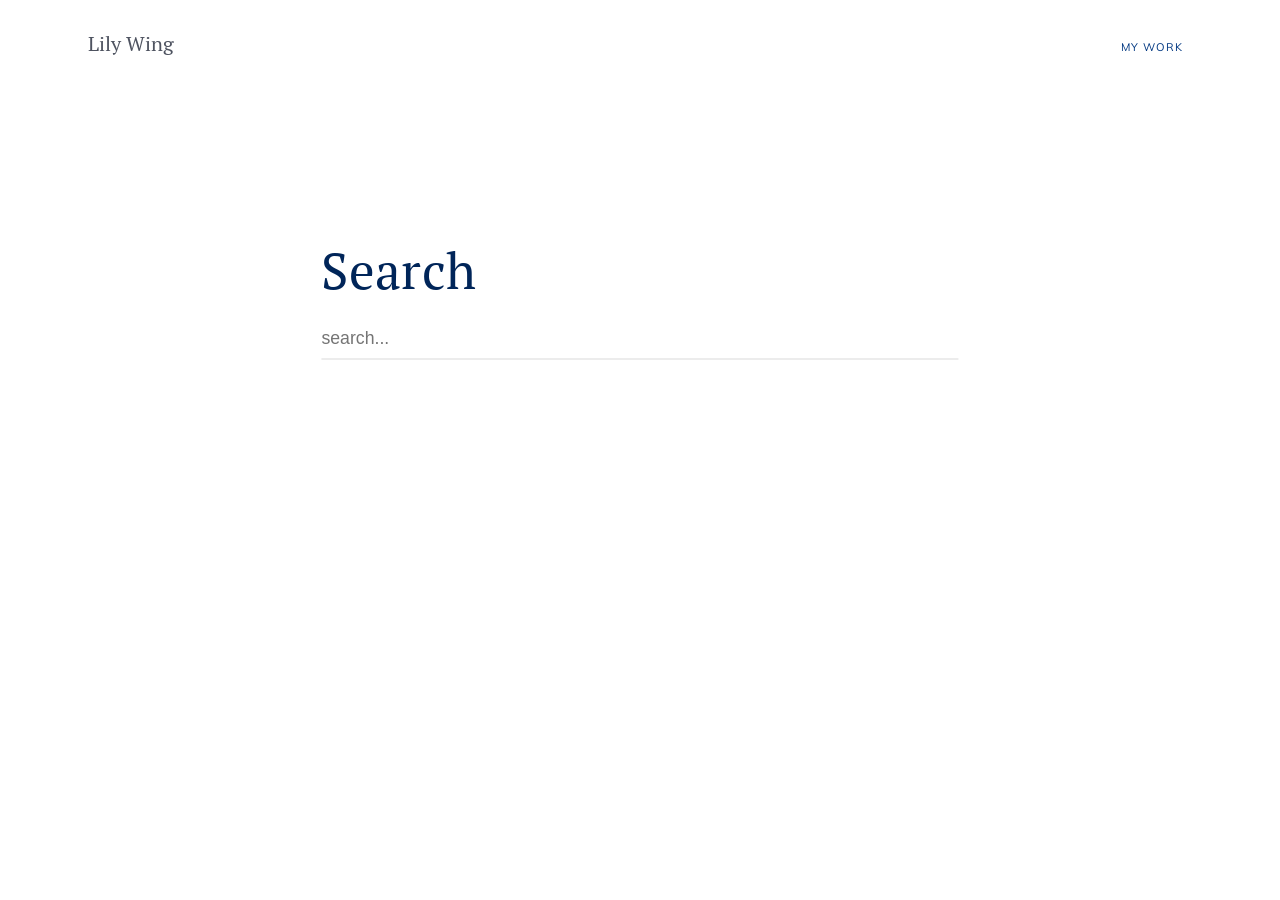
<file: search.html>
<!DOCTYPE html><html lang="en-gb"><head><meta charset="utf-8"><meta http-equiv="X-UA-Compatible" content="IE=edge"><meta name="viewport" content="width=device-width,initial-scale=1"><title>Search - Lily Wing</title><meta name="robots" content="noindex, follow"><meta name="generator" content="Publii Open-Source CMS for Static Site"><link rel="alternate" type="application/atom+xml" href="https://rocketbow.github.io/portfolio/feed.xml" title="Lily Wing - RSS"><link rel="alternate" type="application/json" href="https://rocketbow.github.io/portfolio/feed.json" title="Lily Wing - JSON"><link rel="shortcut icon" href="https://rocketbow.github.io/portfolio/media/website/favicon.png" type="image/png"><link rel="preconnect" href="https://fonts.gstatic.com/" crossorigin><link href="https://fonts.googleapis.com/css?family=PT+Serif:400,700%7CMuli:400,600&amp;display=swap" rel="stylesheet"><link rel="stylesheet" href="https://rocketbow.github.io/portfolio/assets/css/style.css?v=746568c3e93d1b2aeeac4ad54425177c"><script type="application/ld+json">{"@context":"http://schema.org","@type":"Organization","name":"Lily Wing","url":"https://rocketbow.github.io/portfolio/","sameAs":["https://www.instagram.com/roe_bow_art","https://vimeo.com/user255353256"]}</script><script async src="https://rocketbow.github.io/portfolio/assets/js/lazysizes.min.js?v=300b16f1c14e1537e6b064f464ab33b1"></script></head><body><div class="container"><header class="js-top"><a class="logo" href="https://rocketbow.github.io/portfolio/">Lily Wing</a><div class="top"><nav class="navbar js-navbar"><button class="navbar__toggle js-navbar__toggle" aria-expanded="false">Menu</button><ul class="navbar__menu"><li class="has-submenu"><span>MY WORK</span><ul class="navbar__submenu"><li><a href="https://rocketbow.github.io/portfolio/2d-animation.html" target="_self">2D ANIMATION</a></li><li><a href="https://rocketbow.github.io/portfolio/illustration.html" target="_self">ILLUSTRATION</a></li></ul></li></ul></nav></div></header><main><section class="hero hero--normal"><header><h1 class="hero__title">Search</h1><form action="https://rocketbow.github.io/portfolio/search.html" class="hero__desc search-page"><input type="search" name="q" placeholder="search..." class="search-page__input"></form></header></section><div class="category"><script>(function () {
                        var cx = '';
                        var gcse = document.createElement('script');
                        gcse.type  = 'text/javascript';
                        gcse.async = true;
                        gcse.src   = 'https://cse.google.com/cse.js?cx=' + cx;
                        var s = document.getElementsByTagName('script')[0];
                        s.parentNode.insertBefore(gcse, s);
                    })();</script><gcse:searchresults-only></gcse:searchresults-only></div></main><footer class="footer"><div class="footer__copyright"><p> </p><p> </p></div><div class="footer__social"><a href="https://www.instagram.com/roe_bow_art" aria-label="Instagram"><svg class="icon"><use xlink:href="https://rocketbow.github.io/portfolio/assets/svg/svg-map.svg#instagram"/></svg> </a><a href="https://vimeo.com/user255353256" aria-label="Vimeo"><svg class="icon"><use xlink:href="https://rocketbow.github.io/portfolio/assets/svg/svg-map.svg#vimeo"/></svg></a></div></footer></div><script defer="defer" src="https://rocketbow.github.io/portfolio/assets/js/jquery-3.2.1.slim.min.js?v=5f48fc77cac90c4778fa24ec9c57f37d"></script><script defer="defer" src="https://rocketbow.github.io/portfolio/assets/js/scripts.min.js?v=5977caa3bd6c30eab5c559ded3288d58"></script></body></html>
</file>
